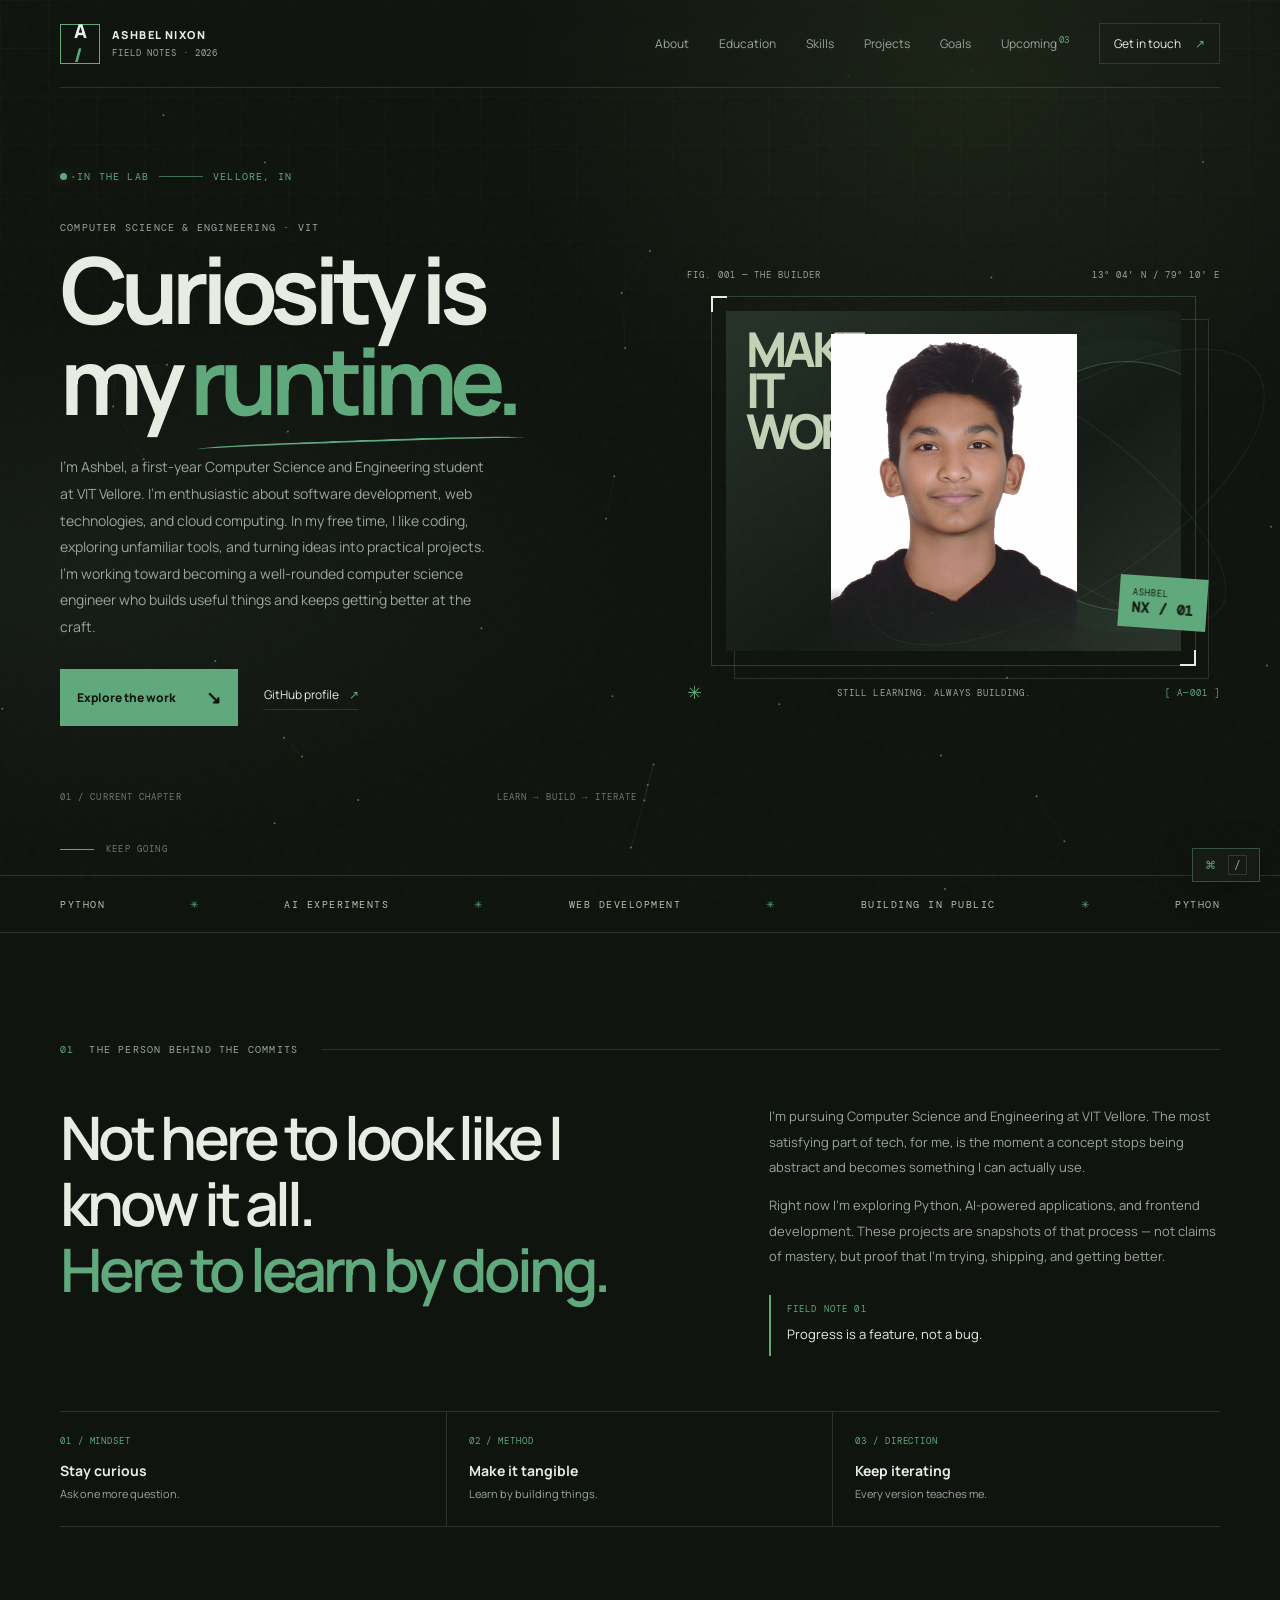
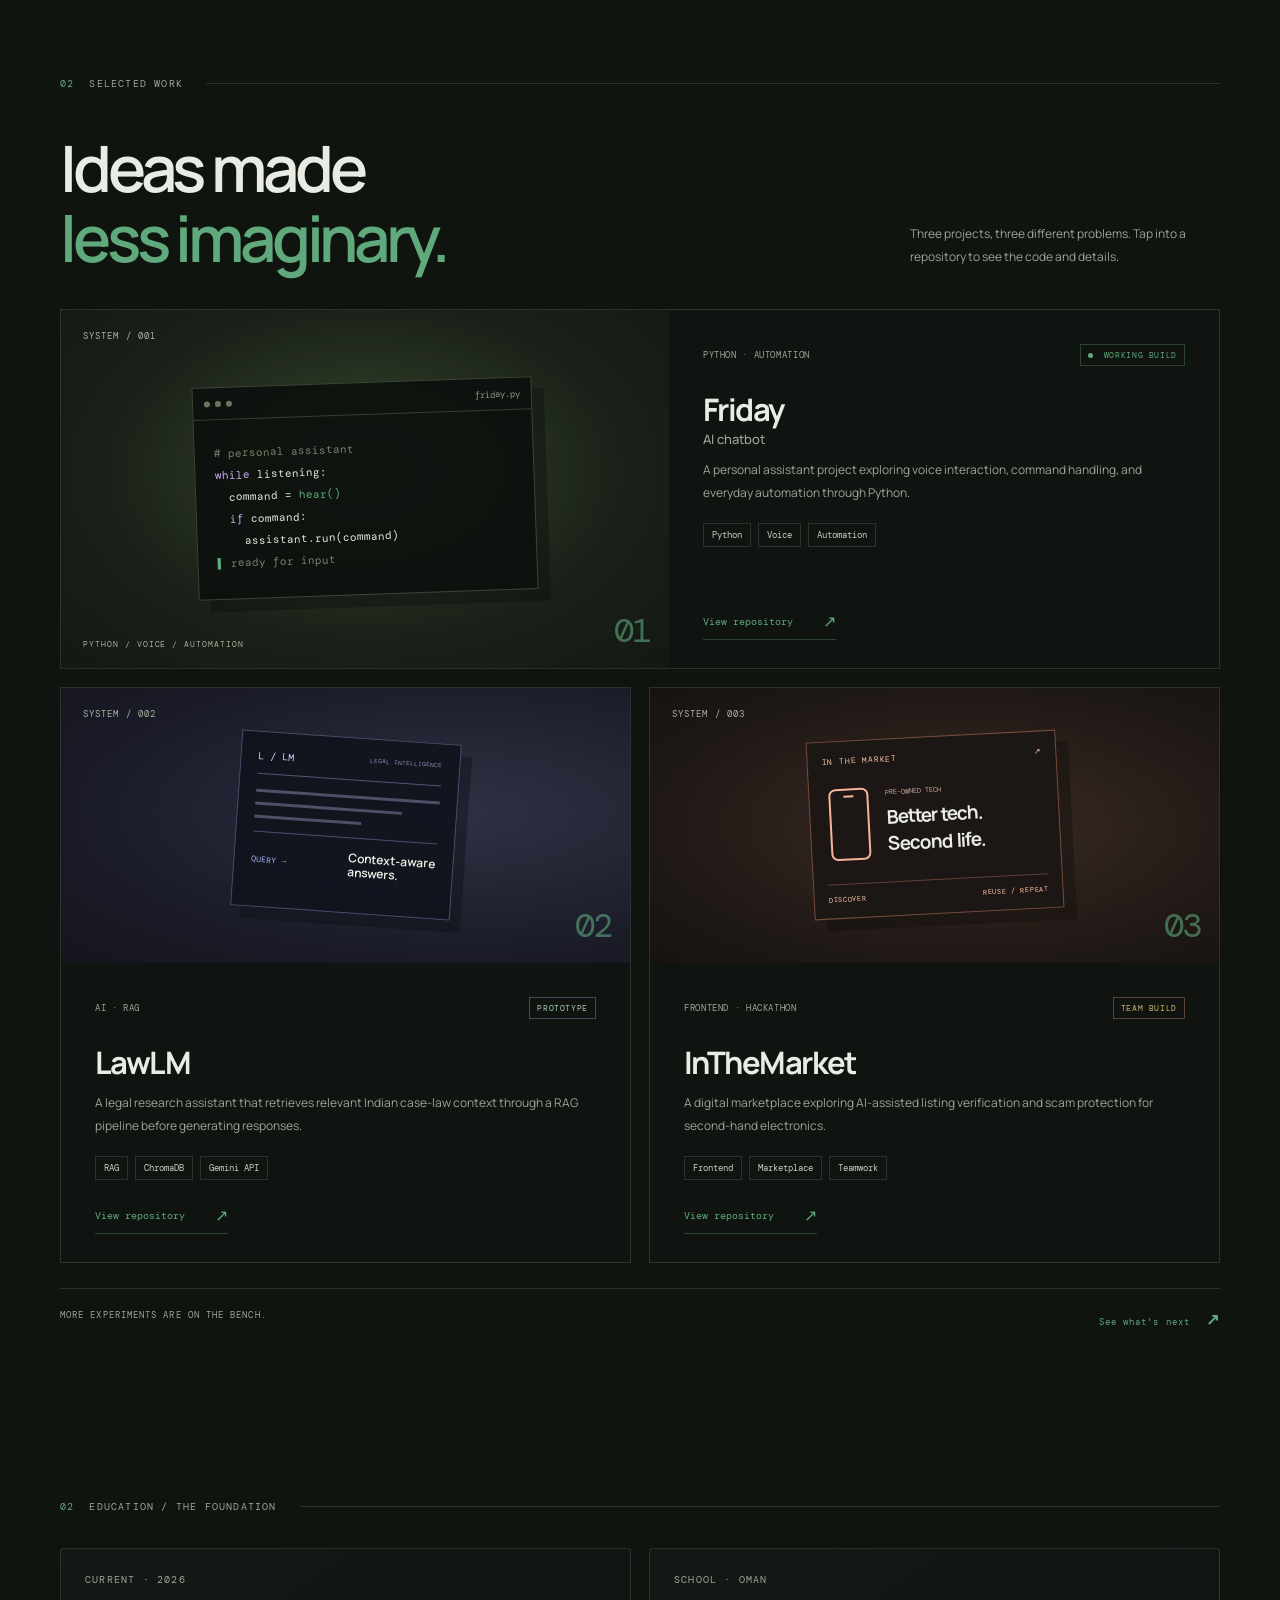
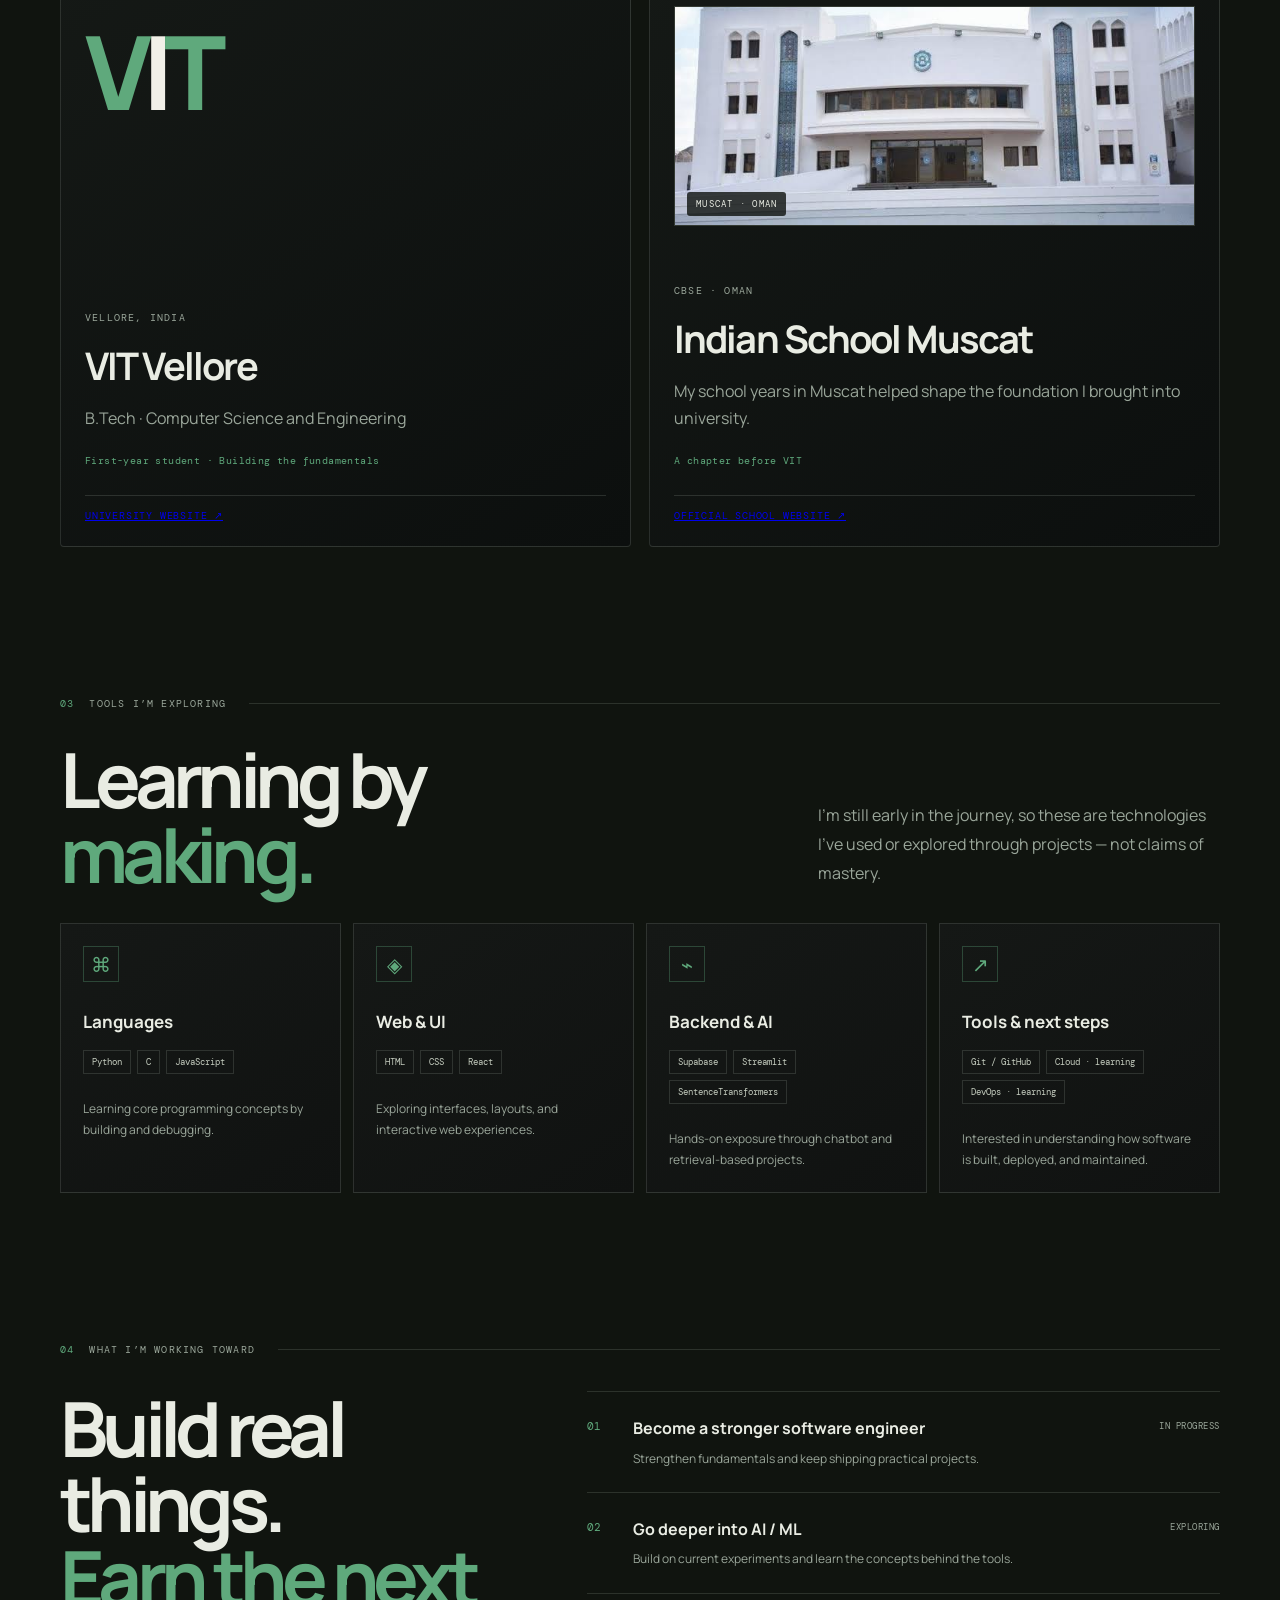
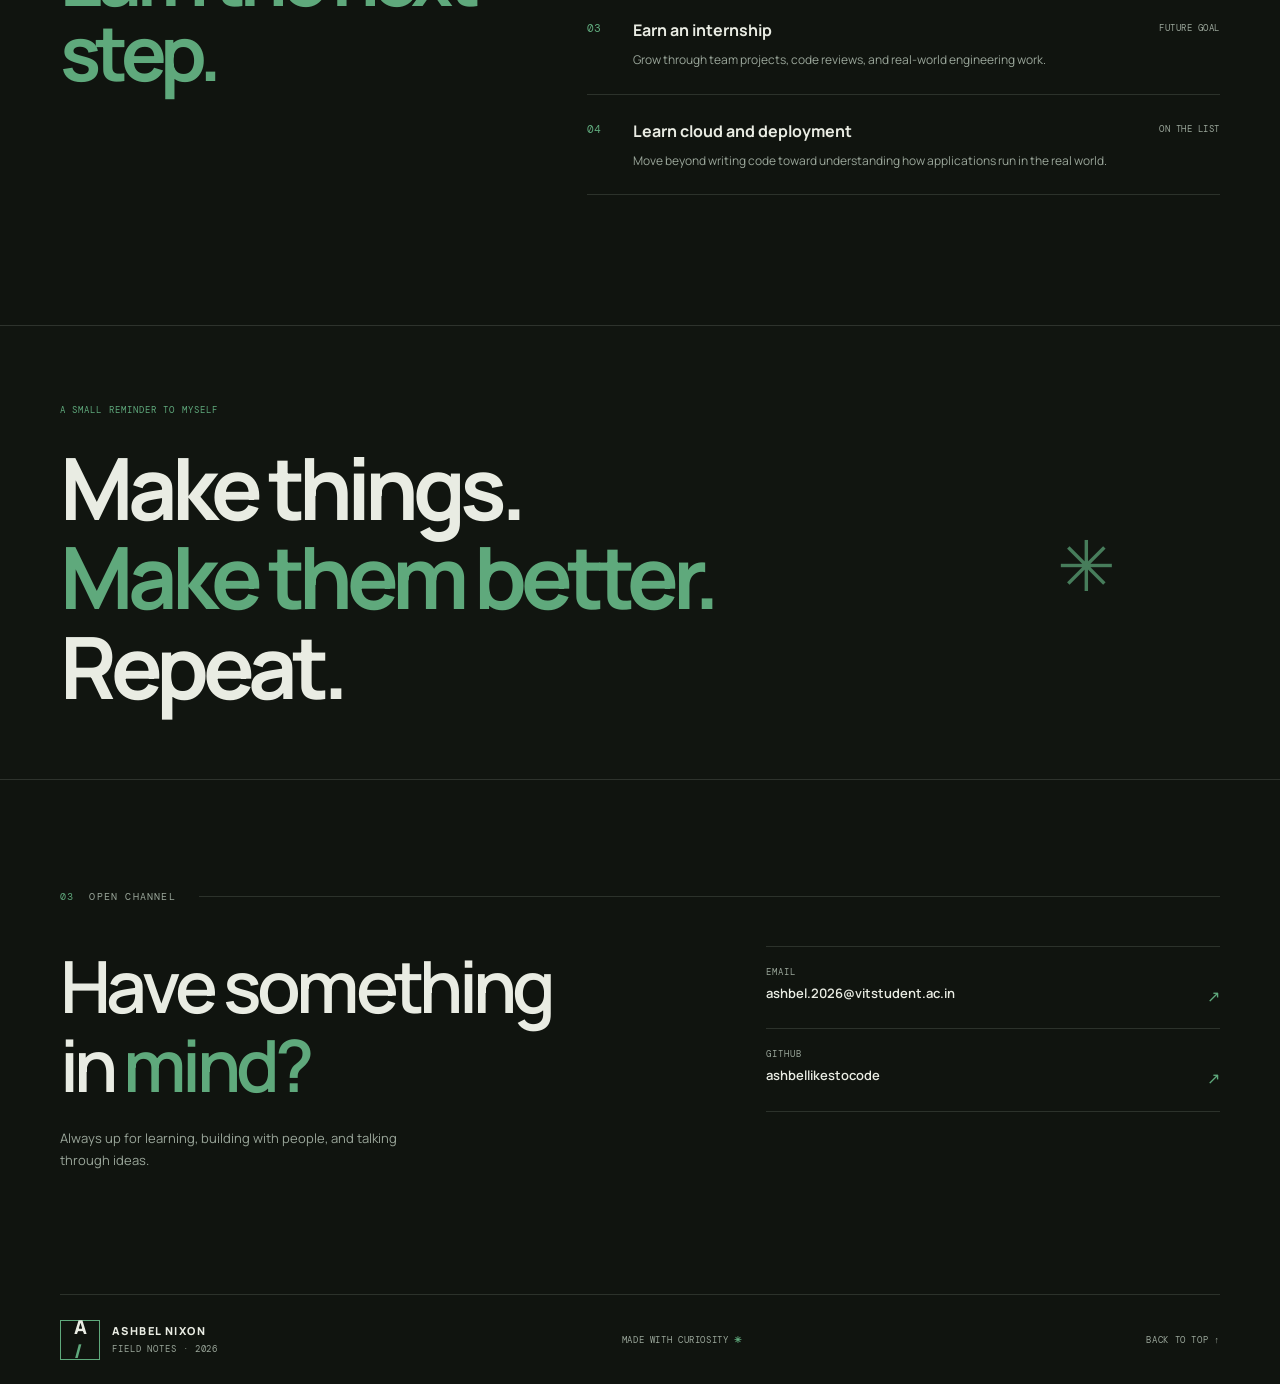
<file: index.html>
<!doctype html>
<html lang="en"><head><meta charset="utf-8"><meta name="viewport" content="width=device-width,initial-scale=1"><meta name="theme-color" content="#10140f"><meta name="description" content="Ashbel Nixon — CSE student at VIT Vellore. Software, AI experiments, and things built to learn."><title>Ashbel Nixon — Field Notes from a Builder</title><link rel="preconnect" href="https://fonts.googleapis.com"><link rel="preconnect" href="https://fonts.gstatic.com" crossorigin><link href="https://fonts.googleapis.com/css2?family=DM+Mono:wght@400;500&family=Manrope:wght@400;500;600;700;800&display=swap" rel="stylesheet"><link rel="stylesheet" href="style.css"></head>
<body><canvas id="web" aria-hidden="true"></canvas><div class="grain" aria-hidden="true"></div>
<header class="topbar wrap"><a class="brand" href="index.html"><span class="brand-mark">A<span>/</span></span><span>ASHBEL NIXON<small>FIELD NOTES · 2026</small></span></a><button class="menu" aria-label="Toggle menu">☰</button><nav class="nav"><a href="#about">About</a><a href="#education">Education</a><a href="#skills">Skills</a><a href="#work">Projects</a><a href="#goals">Goals</a><a href="upcoming.html">Upcoming <sup>03</sup></a><a href="#contact" class="nav-contact">Get in touch <span>↗</span></a></nav></header>
<main>
<section class="hero wrap" id="top"><div class="hero-copy reveal"><div class="eyebrow"><span class="live-dot"></span> IN THE LAB <span class="eyebrow-line"></span> VELLORE, IN</div><p class="micro">COMPUTER SCIENCE & ENGINEERING · VIT</p><h1>Curiosity is<br>my <span class="scribble">runtime.</span></h1><p class="intro">I’m Ashbel, a first-year Computer Science and Engineering student at VIT Vellore. I’m enthusiastic about software development, web technologies, and cloud computing. In my free time, I like coding, exploring unfamiliar tools, and turning ideas into practical projects. I’m working toward becoming a well-rounded computer science engineer who builds useful things and keeps getting better at the craft.</p><div class="hero-actions"><a class="btn btn-primary" href="#work">Explore the work <span>↘</span></a><a class="text-link" href="https://github.com/ashbellikestocode" target="_blank" rel="noreferrer">GitHub profile <span>↗</span></a></div><div class="hero-bottom"><span>01 / CURRENT CHAPTER</span><span>LEARN → BUILD → ITERATE</span></div></div>
<div class="hero-visual reveal"><div class="visual-top"><span>FIG. 001 — THE BUILDER</span><span>13° 04′ N / 79° 10′ E</span></div><div class="portrait-frame"><div class="frame-corner corner-a"></div><div class="frame-corner corner-b"></div><div class="portrait-backdrop"><span class="backdrop-word">MAKE<br>IT<br>WORK.</span><div class="portrait-circle"></div><img src="ashbel.jpg" alt="Portrait of Ashbel Nixon"></div><div class="portrait-stamp">ASHBEL<br><b>NX / 01</b></div></div><div class="visual-bottom"><span class="crosshair">✳</span><span>STILL LEARNING. ALWAYS BUILDING.</span><span class="index-no">[ A—001 ]</span></div><div class="orbit orbit-one"></div><div class="orbit orbit-two"></div></div><a class="scroll-cue" href="#about"><span class="scroll-line"></span> KEEP GOING</a></section>
<section class="intro-strip"><div class="wrap strip-inner"><span>PYTHON</span><i>✳</i><span>AI EXPERIMENTS</span><i>✳</i><span>WEB DEVELOPMENT</span><i>✳</i><span>BUILDING IN PUBLIC</span><i>✳</i><span>PYTHON</span></div></section>
<section class="section wrap" id="about"><div class="section-kicker reveal"><span>01</span><span>THE PERSON BEHIND THE COMMITS</span><span class="kicker-rule"></span></div><div class="about-grid"><h2 class="reveal">Not here to look like I know it all.<br><em>Here to learn by doing.</em></h2><div class="about-text reveal"><p>I'm pursuing Computer Science and Engineering at VIT Vellore. The most satisfying part of tech, for me, is the moment a concept stops being abstract and becomes something I can actually use.</p><p>Right now I'm exploring Python, AI-powered applications, and frontend development. These projects are snapshots of that process — not claims of mastery, but proof that I'm trying, shipping, and getting better.</p><div class="margin-note"><span>FIELD NOTE 01</span> Progress is a feature, not a bug.</div></div></div><div class="principles reveal"><div><span>01 / MINDSET</span><b>Stay curious</b><p>Ask one more question.</p></div><div><span>02 / METHOD</span><b>Make it tangible</b><p>Learn by building things.</p></div><div><span>03 / DIRECTION</span><b>Keep iterating</b><p>Every version teaches me.</p></div></div></section>
<section class="section wrap" id="work"><div class="section-kicker reveal"><span>02</span><span>SELECTED WORK</span><span class="kicker-rule"></span></div><div class="work-heading reveal"><h2>Ideas made<br><em>less imaginary.</em></h2><p>Three projects, three different problems. Tap into a repository to see the code and details.</p></div>
<article class="project project-feature reveal"><div class="project-visual visual-friday"><div class="visual-label">SYSTEM / 001</div><div class="terminal-window"><div class="terminal-top"><span></span><span></span><span></span><b>friday.py</b></div><div class="terminal-code"><span class="code-muted"># personal assistant</span><br><span class="code-purple">while</span> listening:<br>&nbsp;&nbsp;command = <span class="code-green">hear()</span><br>&nbsp;&nbsp;<span class="code-purple">if</span> command:<br>&nbsp;&nbsp;&nbsp;&nbsp;assistant.run(command)<br><span class="terminal-caret">▌</span><span class="code-muted"> ready for input</span></div></div><div class="visual-coordinate">PYTHON / VOICE / AUTOMATION</div><span class="visual-number">01</span></div><div class="project-details"><div class="project-meta"><span>PYTHON · AUTOMATION</span><span class="status status-live"><i></i> WORKING BUILD</span></div><h3>Friday <span>AI chatbot</span></h3><p>A personal assistant project exploring voice interaction, command handling, and everyday automation through Python.</p><div class="chips"><span>Python</span><span>Voice</span><span>Automation</span></div><a class="repo-link" href="https://github.com/ashbellikestocode/Friday-AI-Chatbot" target="_blank" rel="noreferrer">View repository <b>↗</b></a></div></article>
<div class="project-grid"><article class="project project-small reveal"><div class="project-visual visual-law"><div class="visual-label">SYSTEM / 002</div><div class="law-sheet"><div class="law-top">L / LM <span>LEGAL INTELLIGENCE</span></div><div class="law-line long"></div><div class="law-line"></div><div class="law-line medium"></div><div class="law-divider"></div><div class="law-response"><span>QUERY →</span><b>Context-aware<br>answers.</b></div></div><span class="visual-number">02</span></div><div class="project-details"><div class="project-meta"><span>AI · RAG</span><span class="status status-build">PROTOTYPE</span></div><h3>LawLM</h3><p>A legal research assistant that retrieves relevant Indian case-law context through a RAG pipeline before generating responses.</p><div class="chips"><span>RAG</span><span>ChromaDB</span><span>Gemini API</span></div><a class="repo-link" href="https://github.com/ashbellikestocode/LawLM" target="_blank" rel="noreferrer">View repository <b>↗</b></a></div></article>
<article class="project project-small reveal"><div class="project-visual visual-market"><div class="visual-label">SYSTEM / 003</div><div class="market-card"><div class="market-head"><span>IN THE MARKET</span><span>↗</span></div><div class="market-device"><div class="device-phone"></div><div><small>PRE-OWNED TECH</small><b>Better tech.<br>Second life.</b></div></div><div class="market-foot"><span>DISCOVER</span><span>REUSE / REPEAT</span></div></div><span class="visual-number">03</span></div><div class="project-details"><div class="project-meta"><span>FRONTEND · HACKATHON</span><span class="status status-team">TEAM BUILD</span></div><h3>InTheMarket</h3><p>A digital marketplace exploring AI-assisted listing verification and scam protection for second-hand electronics.</p><div class="chips"><span>Frontend</span><span>Marketplace</span><span>Teamwork</span></div><a class="repo-link" href="https://github.com/RONiN2706/InTheMarket" target="_blank" rel="noreferrer">View repository <b>↗</b></a></div></article></div>
<div class="work-footer reveal"><span>MORE EXPERIMENTS ARE ON THE BENCH.</span><a href="upcoming.html">See what's next <b>↗</b></a></div></section>

<section class="section wrap education-section" id="education"><div class="section-kicker reveal"><span>02</span><span>EDUCATION / THE FOUNDATION</span><span class="kicker-rule"></span></div><div class="education-grid"><article class="education-card vit-card reveal"><div class="edu-index">CURRENT · 2026</div><div class="edu-symbol vit-symbol">V<span>I</span>T</div><div class="edu-body"><p class="micro">VELLORE, INDIA</p><h2>VIT Vellore</h2><p>B.Tech · Computer Science and Engineering</p><span class="edu-note">First-year student · Building the fundamentals</span></div><a href="https://vit.ac.in/" target="_blank" rel="noreferrer" class="edu-link">University website ↗</a></article><article class="education-card ism-card reveal"><div class="edu-index">SCHOOL · OMAN</div><div class="ism-photo"><img src="ism-school.jpg" alt="Indian School Muscat campus in Oman" loading="lazy"><span class="ism-caption">MUSCAT · OMAN</span></div><div class="edu-body"><p class="micro">CBSE · OMAN</p><h2>Indian School Muscat</h2><p>My school years in Muscat helped shape the foundation I brought into university.</p><span class="edu-note">A chapter before VIT</span></div><a href="https://ismoman.com/" target="_blank" rel="noreferrer" class="edu-link">Official school website ↗</a></article></div></section>
<section class="section wrap skills-section" id="skills"><div class="section-kicker reveal"><span>03</span><span>TOOLS I’M EXPLORING</span><span class="kicker-rule"></span></div><div class="skills-heading reveal"><h2>Learning by<br><em>making.</em></h2><p>I’m still early in the journey, so these are technologies I’ve used or explored through projects — not claims of mastery.</p></div><div class="skill-grid"><article class="skill-card reveal"><span class="skill-icon">⌘</span><h3>Languages</h3><div class="chips"><span>Python</span><span>C</span><span>JavaScript</span></div><p>Learning core programming concepts by building and debugging.</p></article><article class="skill-card reveal"><span class="skill-icon">◈</span><h3>Web & UI</h3><div class="chips"><span>HTML</span><span>CSS</span><span>React</span></div><p>Exploring interfaces, layouts, and interactive web experiences.</p></article><article class="skill-card reveal"><span class="skill-icon">⌁</span><h3>Backend & AI</h3><div class="chips"><span>Supabase</span><span>Streamlit</span><span>SentenceTransformers</span></div><p>Hands-on exposure through chatbot and retrieval-based projects.</p></article><article class="skill-card reveal"><span class="skill-icon">↗</span><h3>Tools & next steps</h3><div class="chips"><span>Git / GitHub</span><span>Cloud · learning</span><span>DevOps · learning</span></div><p>Interested in understanding how software is built, deployed, and maintained.</p></article></div></section>
<section class="section wrap goals-section" id="goals"><div class="section-kicker reveal"><span>04</span><span>WHAT I’M WORKING TOWARD</span><span class="kicker-rule"></span></div><div class="goals-layout"><h2 class="reveal">Build real things.<br><em>Earn the next step.</em></h2><div class="goal-list"><article class="goal-row reveal"><span>01</span><div><h3>Become a stronger software engineer</h3><p>Strengthen fundamentals and keep shipping practical projects.</p></div><b>IN PROGRESS</b></article><article class="goal-row reveal"><span>02</span><div><h3>Go deeper into AI / ML</h3><p>Build on current experiments and learn the concepts behind the tools.</p></div><b>EXPLORING</b></article><article class="goal-row reveal"><span>03</span><div><h3>Earn an internship</h3><p>Grow through team projects, code reviews, and real-world engineering work.</p></div><b>FUTURE GOAL</b></article><article class="goal-row reveal"><span>04</span><div><h3>Learn cloud and deployment</h3><p>Move beyond writing code toward understanding how applications run in the real world.</p></div><b>ON THE LIST</b></article></div></div></section>
<section class="manifesto"><div class="wrap manifesto-inner reveal"><span class="manifesto-label">A SMALL REMINDER TO MYSELF</span><p>Make things.<br><em>Make them better.</em><br>Repeat.</p><span class="manifesto-mark">✳</span></div></section>
<section class="section wrap contact" id="contact"><div class="section-kicker reveal"><span>03</span><span>OPEN CHANNEL</span><span class="kicker-rule"></span></div><div class="contact-grid reveal"><div><h2>Have something<br>in <em>mind?</em></h2><p>Always up for learning, building with people, and talking through ideas.</p></div><div class="contact-actions"><a href="mailto:ashbel.2026@vitstudent.ac.in"><span>EMAIL</span><b>ashbel.2026@vitstudent.ac.in</b><i>↗</i></a><a href="https://github.com/ashbellikestocode" target="_blank" rel="noreferrer"><span>GITHUB</span><b>ashbellikestocode</b><i>↗</i></a></div></div></section></main>
<footer class="footer wrap"><a class="brand" href="#top"><span class="brand-mark">A<span>/</span></span><span>ASHBEL NIXON<small>FIELD NOTES · 2026</small></span></a><span>MADE WITH CURIOSITY <b>✳</b></span><a href="#top">BACK TO TOP ↑</a></footer><button class="command-hint" aria-label="Open quick navigation">⌘ <span>/</span></button><div class="command-overlay" hidden><div class="command-box"><div class="command-title"><span>QUICK JUMP</span><button class="command-close" aria-label="Close quick navigation">ESC</button></div><input id="command-search" placeholder="Where do you want to go?" autocomplete="off"><div class="command-items"><a href="#about">01 — About</a><a href="#education">02 — Education</a><a href="#skills">03 — Skills</a><a href="#work">04 — Projects</a><a href="upcoming.html">05 — Upcoming projects</a><a href="#goals">06 — Career goals</a><a href="#contact">07 — Contact</a><a href="https://github.com/ashbellikestocode" target="_blank" rel="noreferrer">↗ GitHub profile</a></div><div class="command-foot">TIP: PRESS / ANYWHERE TO OPEN</div></div></div><div class="cursor-orb" aria-hidden="true"><span></span></div><script src="script.js"></script></body></html>
</file>
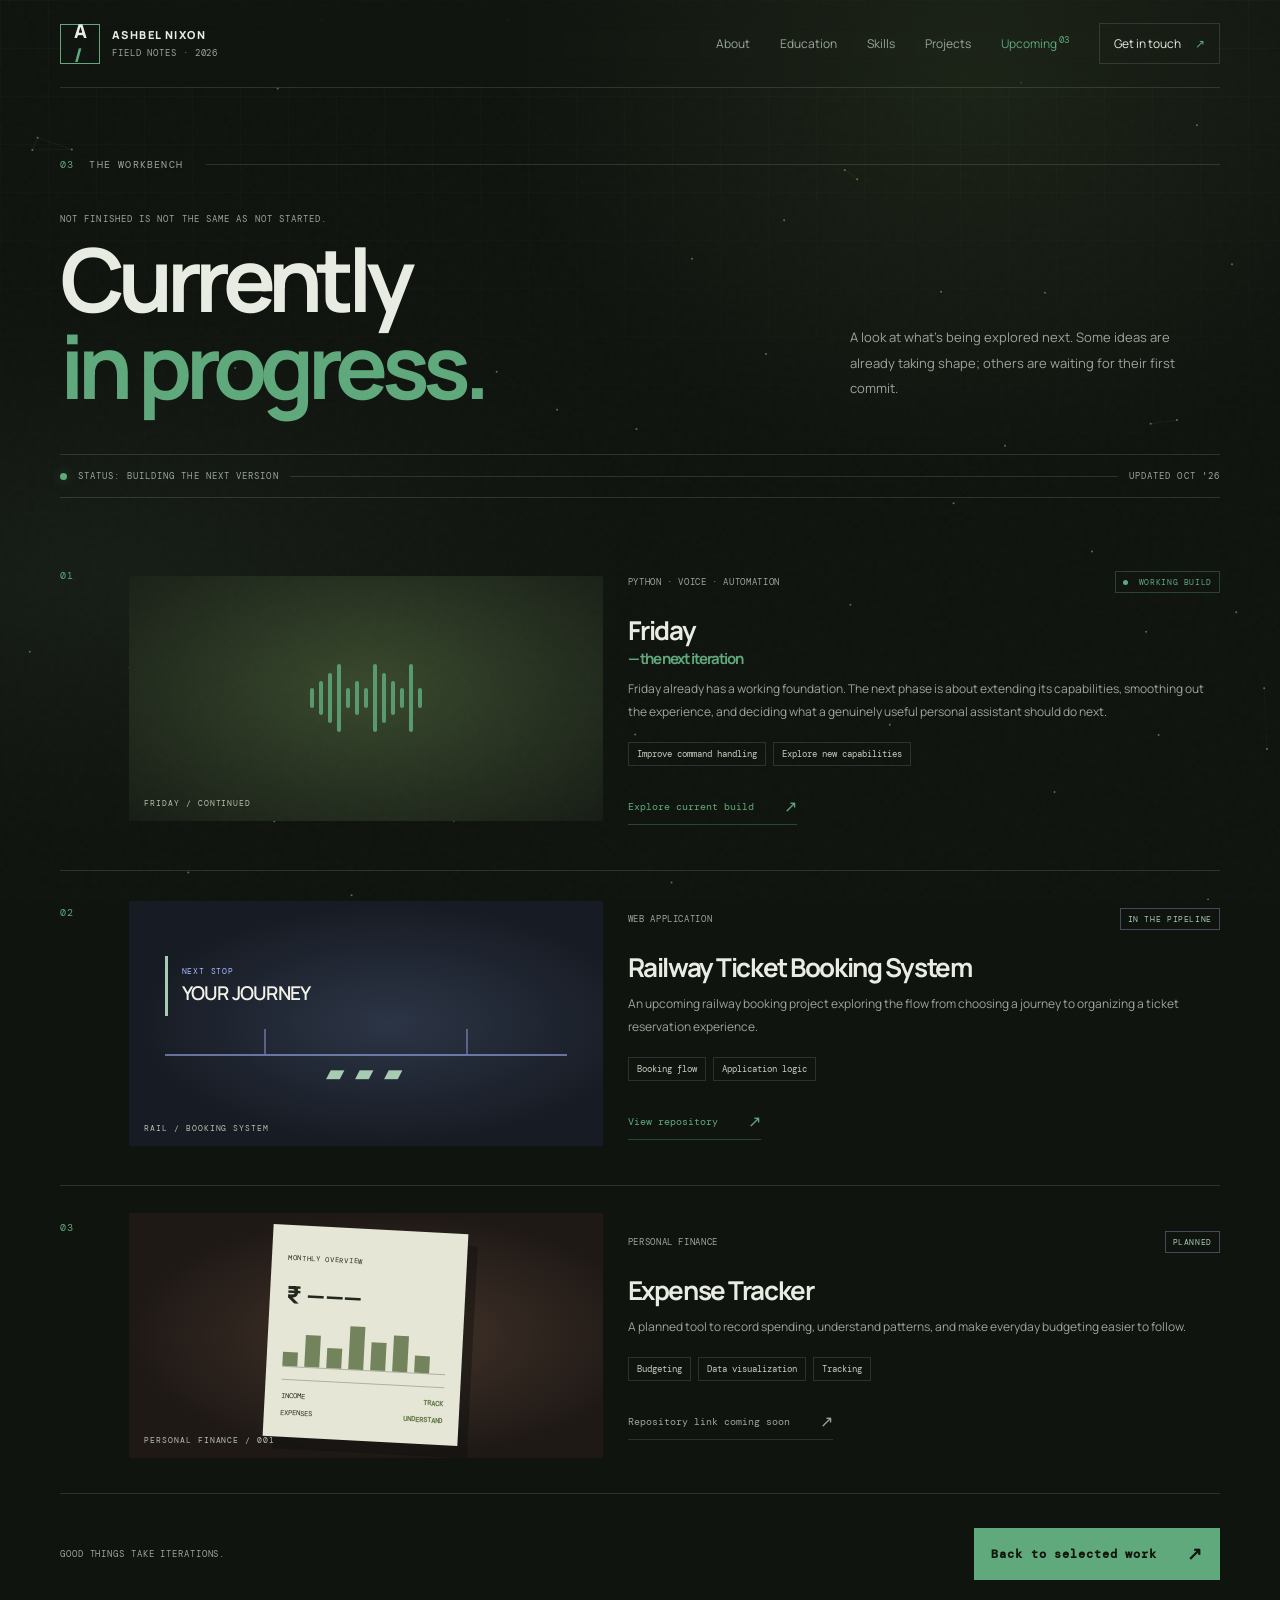
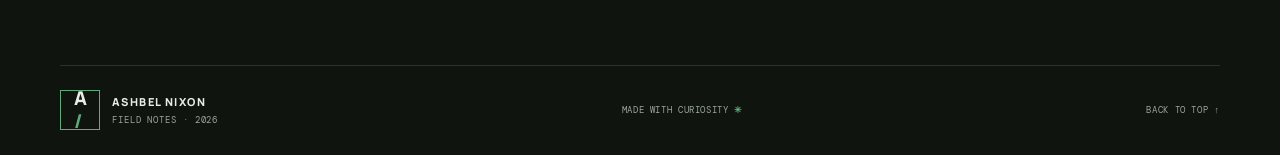
<file: upcoming.html>
<!doctype html>
<html lang="en"><head><meta charset="utf-8"><meta name="viewport" content="width=device-width,initial-scale=1"><meta name="theme-color" content="#10140f"><meta name="description" content="Ashbel Nixon's upcoming projects and ideas in progress."><title>Upcoming Projects — Ashbel Nixon</title><link rel="preconnect" href="https://fonts.googleapis.com"><link rel="preconnect" href="https://fonts.gstatic.com" crossorigin><link href="https://fonts.googleapis.com/css2?family=DM+Mono:wght@400;500&family=Manrope:wght@400;500;600;700;800&display=swap" rel="stylesheet"><link rel="stylesheet" href="style.css"></head><body><canvas id="web" aria-hidden="true"></canvas><div class="grain" aria-hidden="true"></div><header class="topbar wrap"><a class="brand" href="index.html"><span class="brand-mark">A<span>/</span></span><span>ASHBEL NIXON<small>FIELD NOTES · 2026</small></span></a><button class="menu" aria-label="Toggle menu">☰</button><nav class="nav"><a href="index.html#about">About</a><a href="index.html#education">Education</a><a href="index.html#skills">Skills</a><a href="index.html#work">Projects</a><a class="active" href="upcoming.html">Upcoming <sup>03</sup></a><a href="index.html#contact" class="nav-contact">Get in touch <span>↗</span></a></nav></header><main><section class="upcoming-hero wrap"><div class="section-kicker reveal"><span>03</span><span>THE WORKBENCH</span><span class="kicker-rule"></span></div><div class="upcoming-title reveal"><div><p class="micro">NOT FINISHED IS NOT THE SAME AS NOT STARTED.</p><h1>Currently<br><em>in progress.</em></h1></div><p class="upcoming-lede">A look at what's being explored next. Some ideas are already taking shape; others are waiting for their first commit.</p></div><div class="progress-note reveal"><span class="live-dot"></span> STATUS: BUILDING THE NEXT VERSION <span class="progress-line"></span><span>UPDATED OCT '26</span></div></section>
<section class="upcoming-list wrap"><article class="upcoming-card friday-upcoming reveal"><div class="upcoming-index">01</div><div class="upcoming-art art-friday"><div class="sound-wave"><i></i><i></i><i></i><i></i><i></i><i></i><i></i><i></i><i></i><i></i><i></i><i></i><i></i></div><span>FRIDAY / CONTINUED</span></div><div class="upcoming-content"><div class="project-meta"><span>PYTHON · VOICE · AUTOMATION</span><span class="status status-live"><i></i> WORKING BUILD</span></div><h2>Friday <em>— the next iteration</em></h2><p>Friday already has a working foundation. The next phase is about extending its capabilities, smoothing out the experience, and deciding what a genuinely useful personal assistant should do next.</p><div class="chips"><span>Improve command handling</span><span>Explore new capabilities</span></div><a class="repo-link" href="https://github.com/ashbellikestocode/Friday-AI-Chatbot" target="_blank" rel="noreferrer">Explore current build <b>↗</b></a></div></article>
<article class="upcoming-card reveal"><div class="upcoming-index">02</div><div class="upcoming-art art-rail"><div class="rail-station"><div class="rail-sign">NEXT STOP <b>YOUR JOURNEY</b></div><div class="rail-track"><span></span><span></span></div><div class="rail-train">▰ ▰ ▰</div></div><span>RAIL / BOOKING SYSTEM</span></div><div class="upcoming-content"><div class="project-meta"><span>WEB APPLICATION</span><span class="status status-build">IN THE PIPELINE</span></div><h2>Railway Ticket Booking System</h2><p>An upcoming railway booking project exploring the flow from choosing a journey to organizing a ticket reservation experience.</p><div class="chips"><span>Booking flow</span><span>Application logic</span></div><a class="repo-link" href="https://github.com/ashbellikestocode/Railway-Ticket-Booking-System" target="_blank" rel="noreferrer">View repository <b>↗</b></a></div></article>
<article class="upcoming-card reveal"><div class="upcoming-index">03</div><div class="upcoming-art art-expense"><div class="expense-paper"><span>MONTHLY OVERVIEW</span><div class="expense-total">₹ ———</div><div class="expense-bars"><i></i><i></i><i></i><i></i><i></i><i></i><i></i></div><div class="expense-rule"></div><div class="expense-row"><span>INCOME</span><b>TRACK</b></div><div class="expense-row"><span>EXPENSES</span><b>UNDERSTAND</b></div></div><span>PERSONAL FINANCE / 001</span></div><div class="upcoming-content"><div class="project-meta"><span>PERSONAL FINANCE</span><span class="status status-build">PLANNED</span></div><h2>Expense Tracker</h2><p>A planned tool to record spending, understand patterns, and make everyday budgeting easier to follow.</p><div class="chips"><span>Budgeting</span><span>Data visualization</span><span>Tracking</span></div><span class="repo-link repo-muted">Repository link coming soon <b>↗</b></span></div></article></section><section class="upcoming-bottom wrap reveal"><span>GOOD THINGS TAKE ITERATIONS.</span><a class="btn btn-primary" href="index.html#work">Back to selected work <span>↗</span></a></section></main><footer class="footer wrap"><a class="brand" href="index.html"><span class="brand-mark">A<span>/</span></span><span>ASHBEL NIXON<small>FIELD NOTES · 2026</small></span></a><span>MADE WITH CURIOSITY <b>✳</b></span><a href="#top">BACK TO TOP ↑</a></footer><div class="cursor-orb" aria-hidden="true"><span></span></div><script src="script.js"></script></body></html>
</file>
<file: style.css>
*{box-sizing:border-box} :root{--bg:#10140f;--panel:#181e19;--panel2:#171c16;--line:rgba(220,235,218,.14);--text:#e9ece3;--muted:#9aa69a;--dim:#6c796c;--acid:#5fa97c;--blue:#a8cbb4;--pink:#d3b268;--mono:'DM Mono',monospace;--sans:'Manrope',sans-serif}html{scroll-behavior:smooth;scroll-padding-top:95px}body{margin:0;background:var(--bg);color:var(--text);font:16px/1.65 var(--sans);overflow-x:hidden}body:before{content:"";position:fixed;inset:0;z-index:-3;pointer-events:none;background:radial-gradient(ellipse at 76% 8%,rgba(112,141,79,.12),transparent 34%),radial-gradient(ellipse at 8% 64%,rgba(72,94,83,.12),transparent 32%),var(--bg)}body:after{content:"";position:fixed;inset:0;z-index:-2;pointer-events:none;background-image:linear-gradient(rgba(207,225,194,.025) 1px,transparent 1px),linear-gradient(90deg,rgba(207,225,194,.025) 1px,transparent 1px);background-size:48px 48px;mask-image:linear-gradient(to bottom,black,transparent 75%)}#web{position:fixed;inset:0;width:100%;height:100%;z-index:-1;pointer-events:none}.grain{position:fixed;inset:0;z-index:10;pointer-events:none;opacity:.025;background-image:url("data:image/svg+xml,%3Csvg viewBox='0 0 180 180' xmlns='http://www.w3.org/2000/svg'%3E%3Cfilter id='n'%3E%3CfeTurbulence type='fractalNoise' baseFrequency='.8' numOctaves='3' stitchTiles='stitch'/%3E%3C/filter%3E%3Crect width='100%25' height='100%25' filter='url(%23n)' opacity='.7'/%3E%3C/svg%3E")}.wrap{width:min(1160px,calc(100% - 48px));margin-inline:auto}.topbar{height:88px;display:flex;align-items:center;justify-content:space-between;border-bottom:1px solid var(--line);position:relative;z-index:12}.brand{display:flex;align-items:center;gap:12px;color:var(--text);text-decoration:none;font-size:11px;font-weight:800;letter-spacing:.13em;line-height:1.25}.brand small{display:block;color:var(--muted);font:9px var(--mono);letter-spacing:.1em;margin-top:5px}.brand-mark{width:40px;height:40px;border:1px solid var(--acid);display:grid;place-content:center;font-size:19px;letter-spacing:-.08em;position:relative}.brand-mark span{color:var(--acid)}.nav{display:flex;align-items:center;gap:30px}.nav a{color:var(--muted);text-decoration:none;font-size:12px;transition:color .2s}.nav a:hover,.nav a.active{color:var(--acid)}.nav sup{color:var(--acid);font:9px var(--mono)}.nav-contact{border:1px solid var(--line);padding:10px 14px;color:var(--text)!important}.nav-contact span{color:var(--acid);padding-left:12px}.menu{display:none;background:none;color:var(--text);border:1px solid var(--line);padding:8px 11px}.hero{min-height:650px;padding:82px 0 72px;display:grid;grid-template-columns:1.04fr .96fr;align-items:center;gap:50px;position:relative}.hero-copy{position:relative;z-index:1}.eyebrow,.micro,.visual-top,.visual-bottom,.hero-bottom,.section-kicker,.project-meta,.visual-label,.visual-coordinate,.visual-number,.work-footer,.manifesto-label,.footer,.progress-note,.upcoming-art>span,.upcoming-index{font:10px var(--mono);letter-spacing:.12em}.eyebrow{display:flex;align-items:center;gap:10px;color:var(--acid)}.live-dot{width:7px;height:7px;border-radius:50%;background:var(--acid);display:inline-block;box-shadow:0 0 12px #5fa97c66}.eyebrow-line{height:1px;width:44px;background:var(--acid);opacity:.6}.micro{color:var(--muted);margin:38px 0 10px}.hero h1,.upcoming-title h1{font-size:clamp(58px,7.2vw,96px);line-height:.99;letter-spacing:-.075em;margin:0;font-weight:700}.scribble,.about-grid h2 em,.work-heading h2 em,.contact h2 em,.upcoming-title h1 em{color:var(--acid);font-style:normal;position:relative}.scribble:after{content:"";position:absolute;left:2%;right:-2%;bottom:-4px;height:5px;border-top:2px solid var(--acid);border-radius:50%;transform:rotate(-2deg)}.intro{color:var(--muted);max-width:440px;font-size:14px;line-height:1.9;margin:28px 0}.hero-actions{display:flex;align-items:center;gap:26px}.btn{display:inline-flex;align-items:center;gap:30px;padding:14px 17px;text-decoration:none;font-size:12px;font-weight:800;transition:transform .2s,background .2s}.btn:hover{transform:translateY(-3px)}.btn-primary{background:var(--acid);color:#11150d}.btn-primary span{font-size:18px}.text-link{font-size:12px;color:var(--text);text-decoration:none;border-bottom:1px solid var(--line);padding-bottom:5px}.text-link span{color:var(--acid);padding-left:8px}.hero-bottom{margin-top:65px;display:flex;justify-content:space-between;gap:10px;color:var(--dim);font-size:9px}.hero-visual{min-height:440px;position:relative;display:flex;flex-direction:column;justify-content:center}.visual-top,.visual-bottom{display:flex;justify-content:space-between;color:var(--muted);font-size:9px;position:relative;z-index:2}.portrait-frame{height:370px;margin:15px 24px;position:relative;border:1px solid #5fa97c4d;padding:14px}.portrait-frame:before{content:"";position:absolute;inset:22px -14px -14px 22px;border:1px solid var(--line);z-index:-1}.frame-corner{position:absolute;width:16px;height:16px;border-color:var(--acid);z-index:2}.corner-a{top:-1px;left:-1px;border-top:2px solid;border-left:2px solid}.corner-b{right:-1px;bottom:-1px;border-right:2px solid;border-bottom:2px solid}.portrait-backdrop{height:100%;overflow:hidden;position:relative;background:linear-gradient(145deg,#273328,#141a16 58%,#293128);display:flex;justify-content:center;align-items:flex-end}.backdrop-word{position:absolute;left:20px;top:17px;color:#d4e5c7;font-weight:800;font-size:clamp(28px,4vw,48px);line-height:.86;letter-spacing:-.09em;opacity:.9;z-index:1}.portrait-circle{position:absolute;width:250px;height:250px;border:1px solid #5fa97c66;border-radius:50%;top:50px;right:-70px;box-shadow:0 0 0 22px #5fa97c08,0 0 0 45px #5fa97c06}.portrait-backdrop img{position:relative;z-index:1;height:93%;max-width:100%;object-fit:contain;object-position:bottom;filter:contrast(1.03);mix-blend-mode:normal;mask-image:linear-gradient(to bottom,black 80%,transparent 100%)}.portrait-stamp{position:absolute;right:-12px;bottom:36px;z-index:3;background:var(--acid);color:#141910;padding:11px 13px;font:9px var(--mono);letter-spacing:.1em;transform:rotate(4deg)}.portrait-stamp b{font-size:14px}.visual-bottom{align-items:center}.crosshair{color:var(--acid);font-size:18px}.index-no{color:var(--acid)}.orbit{position:absolute;border:1px solid #5fa97c20;border-radius:50%;pointer-events:none}.orbit-one{width:460px;height:190px;right:-75px;top:135px;transform:rotate(-33deg)}.orbit-two{width:390px;height:140px;right:-40px;top:155px;transform:rotate(37deg)}.scroll-cue{position:absolute;bottom:20px;left:0;color:var(--dim);font:9px var(--mono);letter-spacing:.13em;display:flex;align-items:center;gap:12px;text-decoration:none}.scroll-line{width:34px;height:1px;background:var(--acid)}.intro-strip{border-block:1px solid var(--line);overflow:hidden}.strip-inner{display:flex;justify-content:space-between;align-items:center;gap:20px;min-height:56px;white-space:nowrap;color:#b7c0af;font:10px var(--mono);letter-spacing:.15em}.strip-inner i{color:var(--acid);font-style:normal}.section{padding-top:110px;padding-bottom:40px}.section-kicker{display:flex;align-items:center;gap:15px;color:var(--muted);font-size:10px}.section-kicker>span:first-child{color:var(--acid)}.kicker-rule{height:1px;background:var(--line);flex:1;margin-left:8px}.about-grid{display:grid;grid-template-columns:1.05fr .8fr;gap:10%;margin-top:48px}.about-grid h2,.work-heading h2,.contact h2{font-size:clamp(36px,4.8vw,60px);letter-spacing:-.065em;line-height:1.1;margin:0;font-weight:600}.about-text{color:var(--muted);font-size:13px;line-height:1.95}.about-text p:first-child{margin-top:0}.margin-note{border-left:2px solid var(--acid);padding:8px 0 8px 16px;margin-top:26px;color:var(--text);font-size:13px}.margin-note span{display:block;color:var(--acid);font:9px var(--mono);letter-spacing:.13em;margin-bottom:7px}.principles{display:grid;grid-template-columns:repeat(3,1fr);border-top:1px solid var(--line);border-bottom:1px solid var(--line);margin-top:55px}.principles>div{padding:23px 22px;border-right:1px solid var(--line)}.principles>div:first-child{padding-left:0}.principles>div:last-child{border:0}.principles span{display:block;color:var(--acid);font:9px var(--mono);letter-spacing:.1em}.principles b{display:block;font-size:14px;margin:12px 0 3px}.principles p{color:var(--muted);font-size:11px;margin:0}.work-heading{display:flex;align-items:flex-end;justify-content:space-between;gap:30px;margin:43px 0 35px}.work-heading h2{font-size:clamp(42px,5vw,64px)}.work-heading>p{max-width:310px;color:var(--muted);font-size:12px;line-height:1.9;margin:0 0 5px}.project{border:1px solid var(--line);background:#101410;min-width:0;transition:border-color .25s,transform .25s}.project:hover{border-color:#5fa97c77;transform:translateY(-3px)}.project-feature{display:grid;grid-template-columns:1.05fr .95fr;min-height:360px}.project-visual{position:relative;overflow:hidden;min-height:275px;padding:22px;background:#171d17}.visual-friday{display:flex;align-items:center;justify-content:center;background:radial-gradient(ellipse at 50% 45%,#38482d,#1a2119 60%,#131813)}.visual-label{position:absolute;top:20px;left:22px;color:#a7b5a0;font-size:9px}.terminal-window{width:min(340px,92%);border:1px solid #839a7260;background:#0c100de8;box-shadow:12px 12px 0 #0b0e0b66;transform:rotate(-2deg);position:relative;z-index:1}.terminal-top{height:32px;border-bottom:1px solid #34402f;display:flex;align-items:center;gap:5px;padding:0 11px}.terminal-top>span{width:6px;height:6px;border-radius:50%;background:#67775d}.terminal-top b{margin-left:auto;font:9px var(--mono);color:#8c9b80}.terminal-code{padding:22px 19px 25px;color:#e1ead8;font:11px/2 var(--mono)}.code-muted{color:#74856a}.code-purple{color:#c7aaff}.code-green{color:var(--acid)}.terminal-caret{color:var(--acid);animation:blink 1s steps(2,start) infinite}.visual-coordinate{position:absolute;bottom:19px;left:22px;color:#a5b09b;font-size:8px}.visual-number{position:absolute;right:20px;bottom:15px;color:#5fa97c;font-size:34px;letter-spacing:-.08em;opacity:.6}.project-details{padding:34px 34px 28px;display:flex;flex-direction:column;align-items:flex-start}.project-meta{display:flex;align-items:center;justify-content:space-between;gap:12px;width:100%;font-size:9px;color:var(--muted);letter-spacing:.07em}.status{font-size:8px;white-space:nowrap;border:1px solid var(--line);padding:5px 7px;color:#bdc7b6}.status-live{color:var(--acid);border-color:#5fa97c50}.status-live i{display:inline-block;width:5px;height:5px;border-radius:50%;background:var(--acid);margin-right:5px}.status-build{color:var(--blue);border-color:#a8b9ff55}.status-team{color:var(--pink);border-color:#ff9c8155}.project h3{font-size:31px;letter-spacing:-.05em;line-height:1.15;margin:26px 0 12px}.project h3 span{display:block;font-size:13px;letter-spacing:0;color:var(--muted);font-weight:500;margin-top:5px}.project-details p{color:var(--muted);font-size:12px;line-height:1.9;margin:0 0 18px}.chips{display:flex;flex-wrap:wrap;gap:7px;margin-bottom:25px}.chips span{font:9px var(--mono);color:#c6cec0;border:1px solid var(--line);padding:5px 8px}.repo-link{display:inline-flex;align-items:center;gap:30px;margin-top:auto;color:var(--acid);font:10px var(--mono);text-decoration:none;border-bottom:1px solid #5fa97c55;padding-bottom:7px;transition:gap .2s}.repo-link:hover{gap:38px}.repo-link b{font-size:16px;font-weight:400}.project-grid{display:grid;grid-template-columns:1fr 1fr;gap:18px;margin-top:18px}.project-small .project-visual{height:270px}.visual-law{background:radial-gradient(ellipse at 70% 45%,#303044,#1a1b27 68%,#14151d);display:grid;place-items:center}.law-sheet{width:220px;height:176px;border:1px solid #b2b4f65a;background:#11131ded;padding:17px;transform:rotate(4deg);box-shadow:11px 12px 0 #0b0d1366}.law-top{font:10px var(--mono);color:#d0d3ff;border-bottom:1px solid #535472;padding-bottom:11px;display:flex;justify-content:space-between}.law-top span{font-size:6px;color:#8d91ba}.law-line{height:3px;background:#5c5f7a;margin-top:10px;width:80%;opacity:.8}.law-line.long{width:100%;margin-top:15px}.law-line.medium{width:58%}.law-divider{height:1px;background:#4c4e6b;margin:13px 0}.law-response{display:flex;justify-content:space-between;align-items:center;color:#a8b9ff;font:8px var(--mono)}.law-response b{font:600 12px/1.2 var(--sans);color:#f0f2e9}.visual-market{background:radial-gradient(ellipse at 55% 50%,#3b2b24,#201916 67%,#151310);display:grid;place-items:center}.market-card{width:250px;border:1px solid #ff9c8166;background:#1b1714f0;padding:14px;transform:rotate(-3deg);box-shadow:12px 12px 0 #100d0b66}.market-head,.market-foot{display:flex;justify-content:space-between;color:#ffc0a9;font:8px var(--mono);letter-spacing:.1em}.market-device{display:flex;align-items:center;gap:17px;padding:23px 5px}.device-phone{height:72px;width:40px;border:2px solid #f5b59a;border-radius:7px;position:relative}.device-phone:after{content:"";position:absolute;top:5px;left:50%;transform:translateX(-50%);height:2px;width:10px;background:#f5b59a}.market-device small{display:block;color:#c5a394;font:7px var(--mono);margin-bottom:8px}.market-device b{font-size:19px;line-height:1.05;letter-spacing:-.05em}.market-foot{border-top:1px solid #604237;padding-top:10px;font-size:7px}.work-footer{margin-top:25px;border-top:1px solid var(--line);padding:20px 0;display:flex;justify-content:space-between;gap:20px;color:var(--muted);font-size:9px}.work-footer a{color:var(--acid);text-decoration:none}.work-footer b{font-size:16px;margin-left:10px}.manifesto{margin-top:90px;border-block:1px solid var(--line);background:#111510}.manifesto-inner{padding:68px 0;position:relative}.manifesto-label{color:var(--acid);font-size:9px}.manifesto p{font-size:clamp(44px,7vw,86px);line-height:1.04;letter-spacing:-.07em;font-weight:700;margin:22px 0 0}.manifesto p em{color:var(--acid);font-style:normal}.manifesto-mark{position:absolute;right:9%;top:40%;font-size:70px;color:var(--acid);opacity:.7;animation:spin 28s linear infinite}.contact{padding-bottom:110px}.contact-grid{display:grid;grid-template-columns:1fr .8fr;gap:12%;margin-top:43px}.contact h2{font-size:clamp(46px,6vw,72px)}.contact-grid>div:first-child p{color:var(--muted);font-size:13px;max-width:340px;margin-top:24px}.contact-actions{display:flex;flex-direction:column}.contact-actions a{position:relative;display:grid;grid-template-columns:1fr auto;gap:5px;padding:19px 0;border-bottom:1px solid var(--line);text-decoration:none;color:var(--text)}.contact-actions a:first-child{border-top:1px solid var(--line)}.contact-actions a span{grid-column:1/-1;color:var(--muted);font:9px var(--mono);letter-spacing:.1em}.contact-actions a b{font-size:13px;font-weight:600}.contact-actions a i{grid-column:2;grid-row:2;color:var(--acid);font-style:normal}.footer{min-height:90px;display:flex;align-items:center;justify-content:space-between;gap:20px;border-top:1px solid var(--line);color:var(--muted);font:9px var(--mono);letter-spacing:.07em}.footer .brand{font-family:var(--sans);color:var(--text)}.footer>b,.footer span b{color:var(--acid)}.footer>a:last-child{color:var(--muted);text-decoration:none}.command-hint{position:fixed;bottom:18px;right:20px;z-index:15;background:#151a15;border:1px solid #5fa97c66;color:var(--acid);padding:9px 12px;font:11px var(--mono);box-shadow:0 8px 35px #0005;cursor:pointer}.command-hint span{border:1px solid var(--line);padding:2px 5px;margin-left:5px;color:var(--muted)}.command-overlay{position:fixed;inset:0;z-index:30;background:#050705c9;backdrop-filter:blur(8px);display:grid;place-items:start center;padding:17vh 20px 20px}.command-overlay[hidden]{display:none}.command-box{width:min(480px,100%);border:1px solid #5fa97c55;background:#111611;box-shadow:0 30px 100px #0009;padding:17px}.command-title,.command-foot{display:flex;justify-content:space-between;color:var(--muted);font:9px var(--mono);letter-spacing:.12em}.command-close{background:none;color:var(--acid);border:1px solid var(--line);font:9px var(--mono);padding:5px 8px;cursor:pointer}.command-box input{width:100%;background:#0b0e0b;border:1px solid var(--line);padding:14px;color:var(--text);font:13px var(--sans);margin:15px 0;outline:none}.command-box input:focus{border-color:var(--acid)}.command-items{display:flex;flex-direction:column}.command-items a{padding:11px 10px;color:var(--muted);font-size:12px;text-decoration:none;border-bottom:1px solid #ffffff0c}.command-items a:hover{color:var(--acid);background:#5fa97c09}.command-foot{margin-top:14px;font-size:8px}.reveal{opacity:0;transform:translateY(18px);transition:opacity .7s ease,transform .7s ease}.reveal.visible{opacity:1;transform:translateY(0)}@keyframes blink{to{visibility:hidden}}@keyframes spin{to{transform:rotate(360deg)}}
/* Upcoming page */.upcoming-hero{padding-top:70px}.upcoming-title{display:grid;grid-template-columns:1fr .55fr;gap:10%;align-items:end;margin:42px 0 45px}.upcoming-title h1{font-size:clamp(58px,7vw,88px)}.upcoming-title .micro{margin-top:0;font-size:9px}.upcoming-lede{font-size:13px;line-height:1.95;color:var(--muted);max-width:340px;margin-bottom:8px}.progress-note{display:flex;align-items:center;gap:11px;color:var(--muted);border-block:1px solid var(--line);padding:15px 0;font-size:9px}.progress-line{height:1px;background:var(--line);flex:1}.upcoming-list{padding-top:36px}.upcoming-card{display:grid;grid-template-columns:44px .8fr 1fr;gap:25px;padding:27px 0 35px;border-bottom:1px solid var(--line);align-items:center}.upcoming-index{color:var(--acid);align-self:start;padding-top:8px}.upcoming-art{height:245px;position:relative;overflow:hidden;display:flex;align-items:center;justify-content:center;background:#171d17}.upcoming-art>span{position:absolute;left:15px;bottom:13px;color:#b5c0ac;font-size:8px}.art-friday{background:radial-gradient(ellipse at 50% 45%,#39492d,#171d16)}.sound-wave{height:90px;display:flex;align-items:center;gap:5px}.sound-wave i{width:4px;height:20px;background:var(--acid);border-radius:3px;opacity:.85;animation:wave 1.2s ease-in-out infinite alternate}.sound-wave i:nth-child(3n){height:50px;animation-delay:.25s}.sound-wave i:nth-child(2n){height:34px;animation-delay:.45s}.sound-wave i:nth-child(4n){height:68px;animation-delay:.1s}@keyframes wave{to{transform:scaleY(.35);opacity:.5}}.art-rail{background:radial-gradient(ellipse at 55% 50%,#2c3546,#171b23 70%)}.rail-station{width:85%;position:relative}.rail-sign{border-left:3px solid var(--blue);padding:10px 14px;color:#a8b9ff;font:8px var(--mono);letter-spacing:.1em}.rail-sign b{display:block;font:600 19px var(--sans);color:#f0f2e9;letter-spacing:-.04em;margin-top:4px}.rail-track{height:40px;border-bottom:2px solid #a8b9ff8a;display:flex;justify-content:space-around;align-items:end}.rail-track span{width:2px;height:25px;background:#a8b9ff66}.rail-train{font-size:24px;color:var(--blue);letter-spacing:3px;margin-top:-4px;text-align:center}.art-expense{background:radial-gradient(ellipse at 55% 50%,#45352b,#1f1916 70%)}.expense-paper{width:195px;background:#e5e6d6;color:#22281d;padding:16px;transform:rotate(3deg);box-shadow:10px 12px 0 #0b0d0c66}.expense-paper>span{font:7px var(--mono);letter-spacing:.1em}.expense-total{font-size:24px;font-weight:800;margin:7px 0}.expense-bars{height:46px;display:flex;align-items:end;gap:7px;border-bottom:1px solid #abb3a0}.expense-bars i{width:15px;background:#73845d;height:30%}.expense-bars i:nth-child(2){height:70%}.expense-bars i:nth-child(3){height:45%}.expense-bars i:nth-child(4){height:95%}.expense-bars i:nth-child(5){height:62%}.expense-bars i:nth-child(6){height:80%}.expense-bars i:nth-child(7){height:37%}.expense-rule{height:1px;background:#abb3a0;margin:12px 0 7px}.expense-row{display:flex;justify-content:space-between;font:7px var(--mono);padding:4px 0}.expense-row b{color:#687e4f}.upcoming-content{padding:10px 0}.upcoming-content h2{font-size:26px;letter-spacing:-.055em;line-height:1.2;margin:22px 0 10px}.upcoming-content h2 em{font-style:normal;color:var(--acid);font-size:15px;display:block;margin-top:4px}.upcoming-content>p{color:var(--muted);font-size:12px;line-height:1.9;margin:0 0 18px}.repo-muted{color:var(--muted);border-color:var(--line)}.upcoming-bottom{display:flex;justify-content:space-between;align-items:center;padding-top:34px;padding-bottom:85px;font:9px var(--mono);letter-spacing:.1em;color:var(--muted)}
@media(max-width:850px){.hero{gap:20px;grid-template-columns:1fr 0.85fr}.hero h1{font-size:clamp(54px,8vw,78px)}.hero-visual{min-height:380px}.portrait-frame{height:320px;margin-inline:10px}.orbit-one,.orbit-two{width:350px;right:-100px}.project-details{padding:25px}.upcoming-card{grid-template-columns:28px .85fr 1fr;gap:16px}.upcoming-art{height:220px}}@media(max-width:650px){.wrap{width:calc(100% - 34px)}.topbar{height:72px}.menu{display:block}.nav{display:none;position:absolute;top:71px;left:0;right:0;padding:18px;background:#111611;border:1px solid var(--line);flex-direction:column;align-items:stretch;gap:0}.nav.open{display:flex}.nav a{padding:12px 5px;border-bottom:1px solid var(--line)}.nav .nav-contact{margin-top:10px}.hero{display:flex;flex-direction:column;align-items:stretch;padding-top:55px;padding-bottom:65px;gap:25px}.hero-copy{order:1}.hero-visual{order:2;min-height:350px;margin-top:10px}.hero h1{font-size:clamp(58px,15vw,83px)}.intro{font-size:13px}.hero-bottom{margin-top:38px}.portrait-frame{height:330px;max-width:420px;width:90%;margin-inline:auto}.portrait-backdrop img{height:92%}.backdrop-word{font-size:42px}.orbit-one,.orbit-two{right:-20px;width:340px;top:120px}.scroll-cue{bottom:12px}.strip-inner{justify-content:flex-start;gap:17px;overflow:hidden;min-height:49px}.strip-inner span{font-size:9px}.section{padding-top:75px}.about-grid,.contact-grid{grid-template-columns:1fr;gap:25px;margin-top:34px}.about-grid h2{font-size:38px}.principles{grid-template-columns:1fr;margin-top:35px}.principles>div,.principles>div:first-child{padding:18px 0;border-right:0;border-bottom:1px solid var(--line)}.principles>div:last-child{border-bottom:0}.work-heading{display:block;margin:30px 0 25px}.work-heading h2{font-size:49px}.work-heading>p{margin-top:18px}.project-feature{grid-template-columns:1fr}.project-feature .project-visual{min-height:275px}.project-details{padding:25px 22px}.project h3{margin-top:20px}.project-grid{grid-template-columns:1fr;gap:15px}.project-small .project-visual{height:255px}.work-footer{flex-direction:column}.manifesto{margin-top:45px}.manifesto-inner{padding:48px 0}.manifesto p{font-size:54px}.manifesto-mark{font-size:45px;right:3%;top:52%}.contact-actions{margin-top:5px}.footer{padding:20px 0;flex-wrap:wrap;min-height:110px}.footer>span{order:3;width:100%}.command-hint{bottom:12px;right:12px}.upcoming-hero{padding-top:45px}.upcoming-title{grid-template-columns:1fr;gap:20px;margin:30px 0}.upcoming-title h1{font-size:clamp(58px,14vw,78px)}.upcoming-lede{margin:0}.progress-note{font-size:8px;gap:7px}.upcoming-card{grid-template-columns:24px 1fr;gap:12px;padding:23px 0 28px;align-items:start}.upcoming-index{grid-row:1/3}.upcoming-art{height:205px}.upcoming-content{grid-column:2;padding:5px 0 0}.upcoming-content h2{margin-top:17px}.upcoming-bottom{align-items:flex-start;flex-direction:column;gap:20px;padding-bottom:65px}}@media(prefers-reduced-motion:reduce){*,*:before,*:after{scroll-behavior:auto!important;animation:none!important;transition:none!important}.reveal{opacity:1;transform:none}}

/* V4: education, skill map, goals, and tactile cursor */
html{scroll-behavior:smooth;scroll-padding-top:100px}body{cursor:default}.topbar{backdrop-filter:blur(16px)}
.education-grid{display:grid;grid-template-columns:1fr 1fr;gap:18px;margin-top:35px}.education-card{position:relative;overflow:hidden;min-height:390px;border:1px solid var(--line);background:linear-gradient(145deg,#151916,#0c0f0e);padding:24px;display:flex;flex-direction:column;border-radius:4px}.edu-index{font:10px var(--mono);letter-spacing:.12em;color:var(--muted)}.edu-symbol{font-size:clamp(60px,8vw,104px);font-weight:800;letter-spacing:-.09em;line-height:1;margin:34px 0 28px;color:var(--acid)}.vit-symbol span{color:#f1f0e8}.edu-body{margin-top:auto}.edu-body .micro{margin-bottom:10px}.edu-body h2{font-size:clamp(25px,3vw,38px);letter-spacing:-.05em;margin:0 0 8px}.edu-body p:not(.micro){color:var(--muted);line-height:1.7;margin:0 0 13px}.edu-note{font:10px var(--mono);color:var(--acid);letter-spacing:.04em}.edu-link{display:inline-flex;align-self:flex-start;margin-top:24px;padding-top:13px;border-top:1px solid var(--line);width:100%;font:10px var(--mono);text-transform:uppercase;letter-spacing:.08em}.ism-photo{height:190px;position:relative;overflow:hidden;margin:20px 0;background:linear-gradient(180deg,#d7c5a1 0%,#e6d8bb 53%,#9aab8a 53%,#637b61 100%);border:1px solid #ffffff20}.ism-sun{position:absolute;right:14%;top:16%;width:42px;height:42px;border-radius:50%;background:#f6e4ae;box-shadow:0 0 45px #fff1bd80}.ism-building{position:absolute;bottom:0;left:10%;right:10%;height:66%;background:#e9e0cc;border:2px solid #9b8e78;box-shadow:10px 10px 0 #4b5b4a30}.ism-roof{height:13px;background:#b56d50;border-bottom:3px solid #82503f}.ism-windows{display:grid;grid-template-columns:repeat(6,1fr);gap:8px;padding:13px 15px}.ism-windows i{height:20px;background:#4b6871;border:2px solid #c6b89d}.ism-door{position:absolute;bottom:0;left:44%;width:12%;height:33px;background:#9d7558}.ism-caption{position:absolute;left:12px;bottom:9px;font:9px var(--mono);letter-spacing:.14em;color:#202b24}.photo-note{font:10px var(--mono);color:var(--muted);margin-top:13px}.skills-heading{display:grid;grid-template-columns:1fr .65fr;gap:12%;align-items:end;margin:32px 0}.skills-heading h2,.goals-layout>h2{font-size:clamp(42px,6vw,76px);line-height:.98;letter-spacing:-.075em;margin:0}.skills-heading h2 em,.goals-layout>h2 em{font-style:normal;color:var(--acid)}.skills-heading p{max-width:400px;color:var(--muted);line-height:1.8;margin:0 0 4px}.skill-grid{display:grid;grid-template-columns:repeat(4,1fr);gap:12px}.skill-card{border:1px solid var(--line);padding:22px;min-height:230px;background:linear-gradient(145deg,#151816,#101211);transition:transform .3s,border-color .3s}.skill-card:hover{transform:translateY(-5px);border-color:#5fa97c70}.skill-icon{display:grid;place-items:center;width:36px;height:36px;border:1px solid #5fa97c55;color:var(--acid);font-size:20px;margin-bottom:26px}.skill-card h3{font-size:17px;margin:0 0 14px}.skill-card .chips{gap:6px}.skill-card .chips span{font-size:9px}.skill-card p{font-size:12px;color:var(--muted);line-height:1.7;margin:18px 0 0}.goals-layout{display:grid;grid-template-columns:.8fr 1.2fr;gap:9%;margin-top:35px}.goal-list{border-top:1px solid var(--line)}.goal-row{display:grid;grid-template-columns:32px 1fr auto;gap:14px;align-items:start;padding:23px 0;border-bottom:1px solid var(--line)}.goal-row>span{font:11px var(--mono);color:var(--acid);padding-top:4px}.goal-row h3{font-size:16px;margin:0 0 7px}.goal-row p{font-size:12px;line-height:1.7;color:var(--muted);margin:0}.goal-row>b{font:9px var(--mono);letter-spacing:.06em;color:var(--muted);padding-top:5px;white-space:nowrap}.cursor-orb{position:fixed;z-index:9999;left:0;top:0;width:34px;height:34px;border:1px solid #5fa97c99;border-radius:50%;pointer-events:none;opacity:0;transform:translate(-50%,-50%);transition:width .22s,height .22s,opacity .2s,border-color .2s;mix-blend-mode:difference}.cursor-orb span{position:absolute;inset:12px;border-radius:50%;background:var(--acid);transition:inset .2s}.cursor-orb.active{width:56px;height:56px;border-color:var(--acid)}.cursor-orb.active span{inset:21px}.cursor-orb.visible{opacity:.9}.cursor-orb.clicking{width:22px;height:22px}.cursor-orb.clicking span{inset:7px}.cursor-orb{display:none}@media(hover:hover) and (pointer:fine){.cursor-orb{display:block}body,a,button{cursor:none}}
@media(max-width:850px){.education-grid{grid-template-columns:1fr}.education-card{min-height:340px}.skill-grid{grid-template-columns:repeat(2,1fr)}.goals-layout{grid-template-columns:1fr;gap:32px}.skills-heading{grid-template-columns:1fr;gap:20px}.goal-row{grid-template-columns:26px 1fr}.goal-row>b{grid-column:2}.ism-photo{height:180px}}
@media(max-width:520px){.skill-grid{grid-template-columns:1fr}.skill-card{min-height:unset}.education-card{padding:18px}.goal-row{gap:9px}.goal-row h3{font-size:14px}.skills-heading h2,.goals-layout>h2{font-size:48px}}
@media(prefers-reduced-motion:reduce){.cursor-orb{display:none!important}}

/* Real Indian School Muscat photo */
.ism-photo{height:220px!important;position:relative;overflow:hidden;margin:20px 0;background:#171c16;border:1px solid var(--line)!important}
.ism-photo img{display:block;width:100%;height:100%;object-fit:cover;object-position:center 54%;filter:saturate(.9);transition:transform .45s ease}
.ism-card:hover .ism-photo img{transform:scale(1.035)}
.ism-photo .ism-caption{background:rgba(10,14,10,.78);color:#e9ece3;padding:6px 9px;border-radius:3px}
</file>
